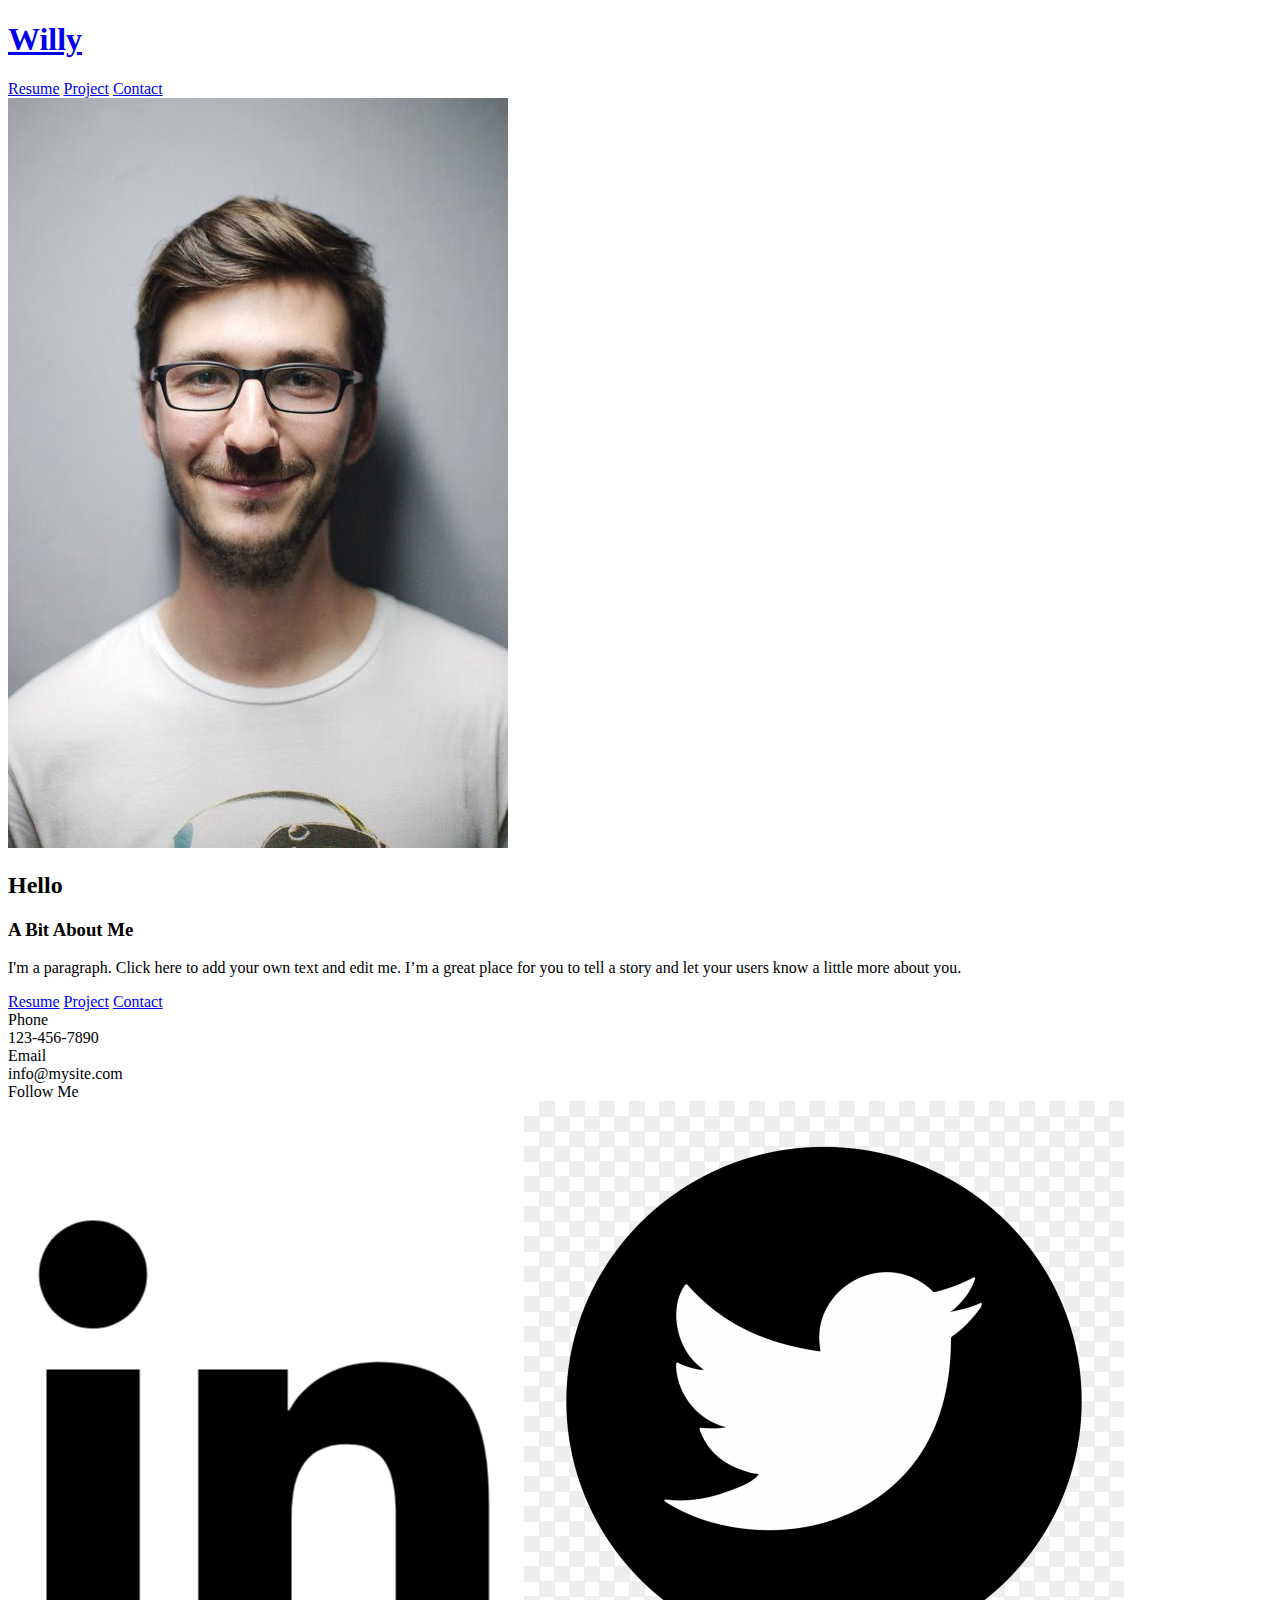
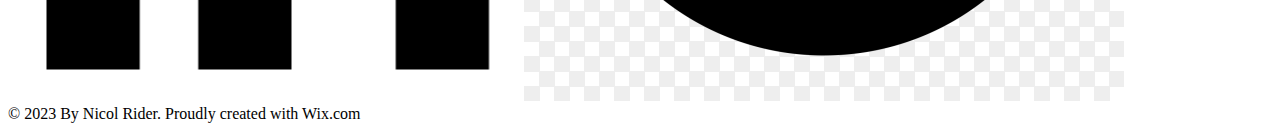
<file: 1_Resume/1_0/index.html>
<!DOCTYPE html>
<html lang="en">

<head>
  <meta charset="UTF-8">
  <meta http-equiv="X-UA-Compatible" content="IE=edge">
  <meta name="viewport" content="width=device-width, initial-scale=1.0">
  <title>Willy</title>
</head>

<body>
  <header>
    <a href="#">
      <h1>Willy</h1>
    </a>
    <nav>
      <a href="#">Resume</a>
      <a href="#">Project</a>
      <a href="#">Contact</a>
    </nav>
  </header>
  <div class="main">
    <img src="./assets/images/avatar.jpeg" alt="">
    <h2>Hello</h2>
    <h3>A Bit About Me</h3>
    <p>I'm a paragraph. Click here to add your own text and edit me. I’m a great place for you to tell a story and let
      your users know a little more about you.
    </p>
    <div>
      <a href="#">Resume</a>
      <a href="#">Project</a>
      <a href="#">Contact</a>
    </div>
  </div>
<div class="main">

</div>

  <footer>
    <div>
      <div>Phone</div>
      <div>123-456-7890</div>
    </div>
    <div>
      <div>Email</div>
      <div>info@mysite.com </div>
    </div>
    <div>
      <div>
        Follow Me</div>
      <div>
        <a href="#"><img src="./assets/images/linkedin.png" alt=""></a>
        <a href="#"><img src="./assets/images/twitter.png" alt=""></a>
      </div>
      <div>
        © 2023 By Nicol Rider.
        Proudly created with Wix.com
      </div>
    </div>
  </footer>
</body>

</html>
</file>
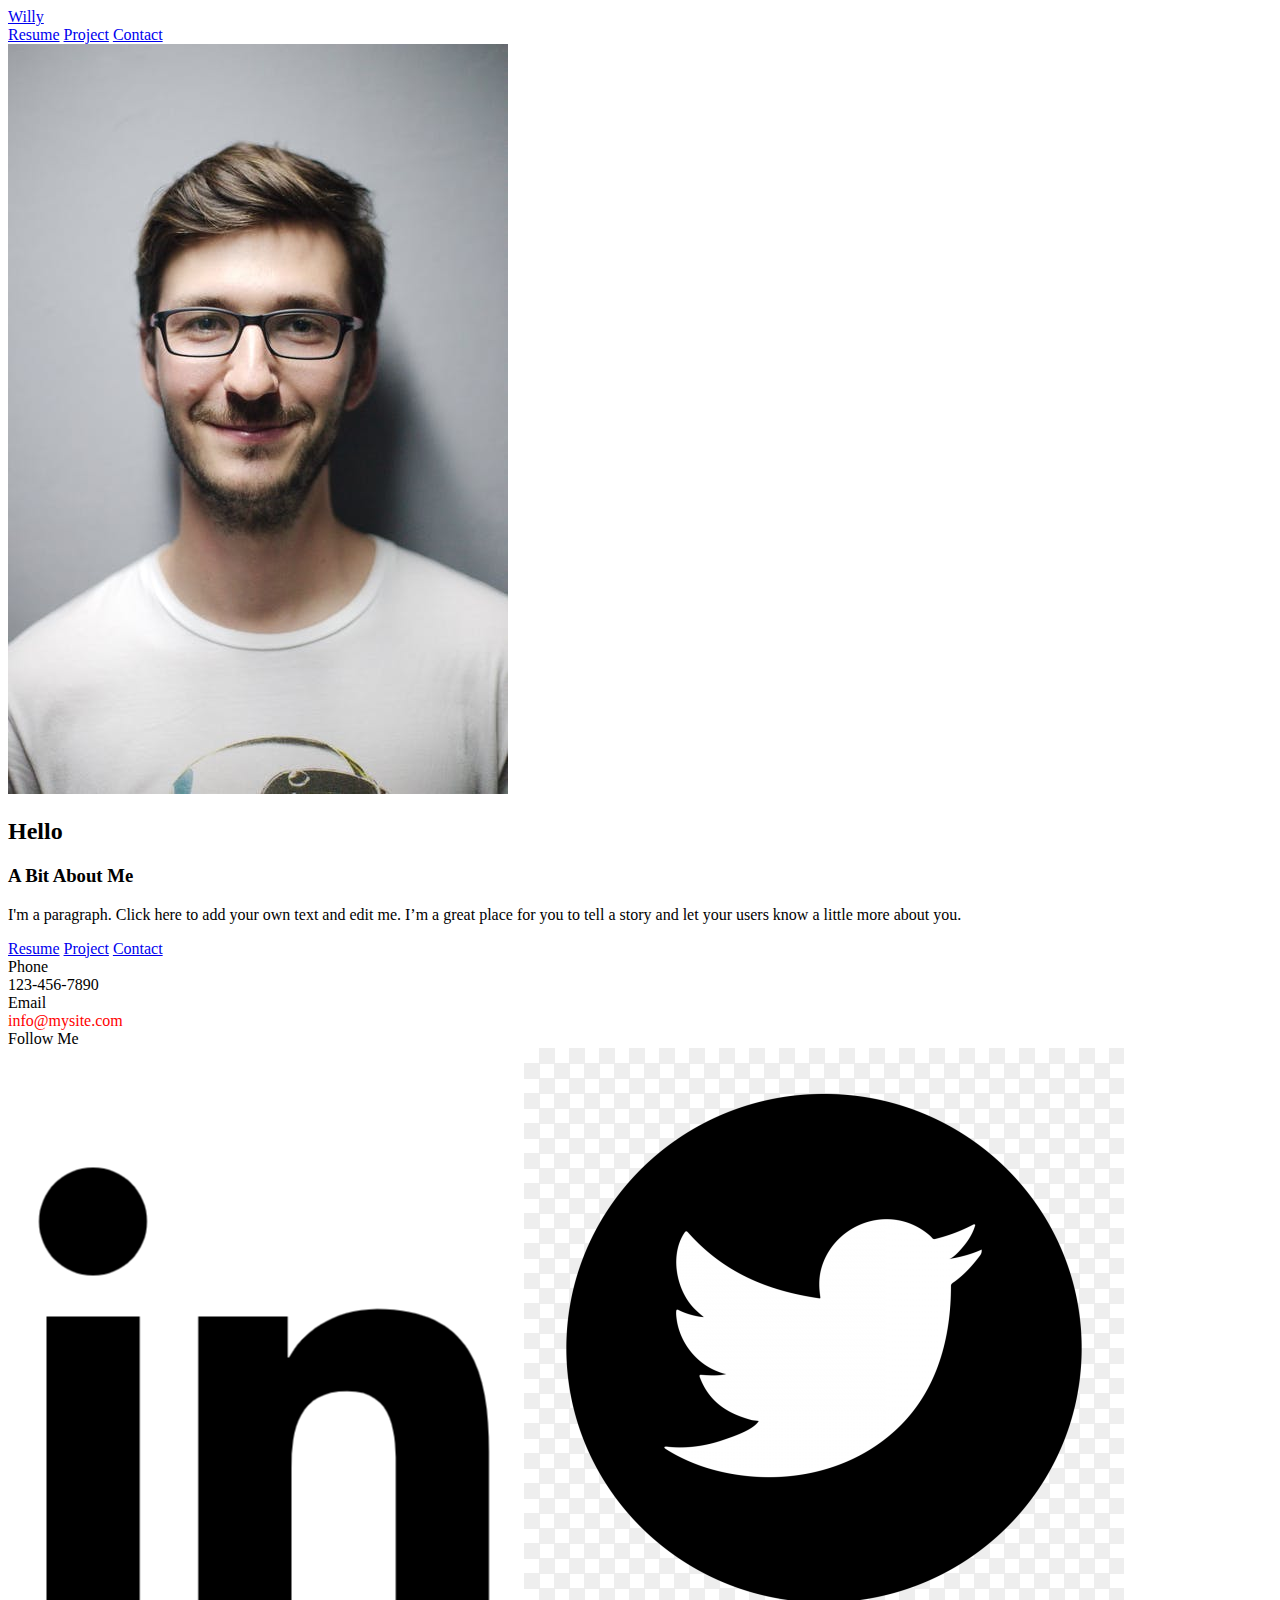
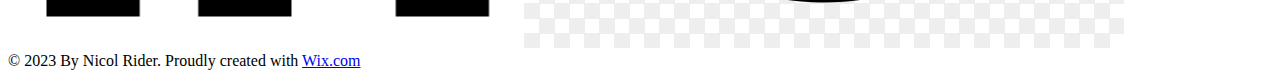
<file: class/1_Resume/1_1_HTML/index.html>
<!DOCTYPE html>
<html lang="en">

<head>
  <meta charset="UTF-8">
  <meta http-equiv="X-UA-Compatible" content="IE=edge">
  <meta name="viewport" content="width=device-width, initial-scale=1.0">
  <title>Willy</title>
</head>

<body>
  <header>
    <a href="https://google.com" target="_blank">
      <!-- HTML 是由很多tag組成 element -->
      <!-- element 上面有attribute -->
      <!-- href 是attribute name 特徵名稱 -->
      <!-- https://google.com 是attribute value 特徵值 -->
      <!-- attribute 名稱="值" -->
      <!-- <ryan 身高="190cm"></ryan>  -->
      <div>Willy</div>
    </a>
    <nav>
      <a href="#">Resume</a>
      <a href="#">Project</a>
      <a href="#">Contact</a>
    </nav>
  </header>
  <div class="main">
    <img src="./assets/images/avatar.jpeg" alt="我是圖片">
    <!-- ctrl + / 可以做出comment， src= 圖片網址(source) alt＝替代文字（alternative） -->
    <h2>Hello</h2><!-- 我是第二級標題 heading 2 -->
    <h3>A Bit About Me</h3><!-- 我是第三級標題 heading 3 -->
    <p>I'm a paragraph. Click here to add your own text and edit me. I’m a great place for you to tell a story and let
      your users know a little more about you.
    </p><!-- 我是文章內文 段落 paragraph -->
    <div>
      <a href="#">Resume</a> <!-- 我是超連結 hyperlink -->
      <a href="#">Project</a> <!-- href=去的網址 -->
      <a href="#" target="_blank">Contact</a> <!-- target=怎麼開？ _blank=開分頁 -->
    </div>
  </div>
  <footer>
    <div>
      <div>Phone</div>
      <div>123-456-7890</div>
    </div>
    <div>
      <div>Email</div>
      <div style="color: red;">info@mysite.com </div>
    </div>
    <div>
      Follow Me</div>
    <div>
      <a href="#"><img src="./assets/images/linkedin.png" alt=""></a>
      <a href="#"><img src="./assets/images/twitter.png" alt=""></a>
    </div>
    <div>
      © 2023 By Nicol Rider.
      Proudly created with <a href="#">Wix.com</a>
    </div>

  </footer>
</body>

</html>
</file>
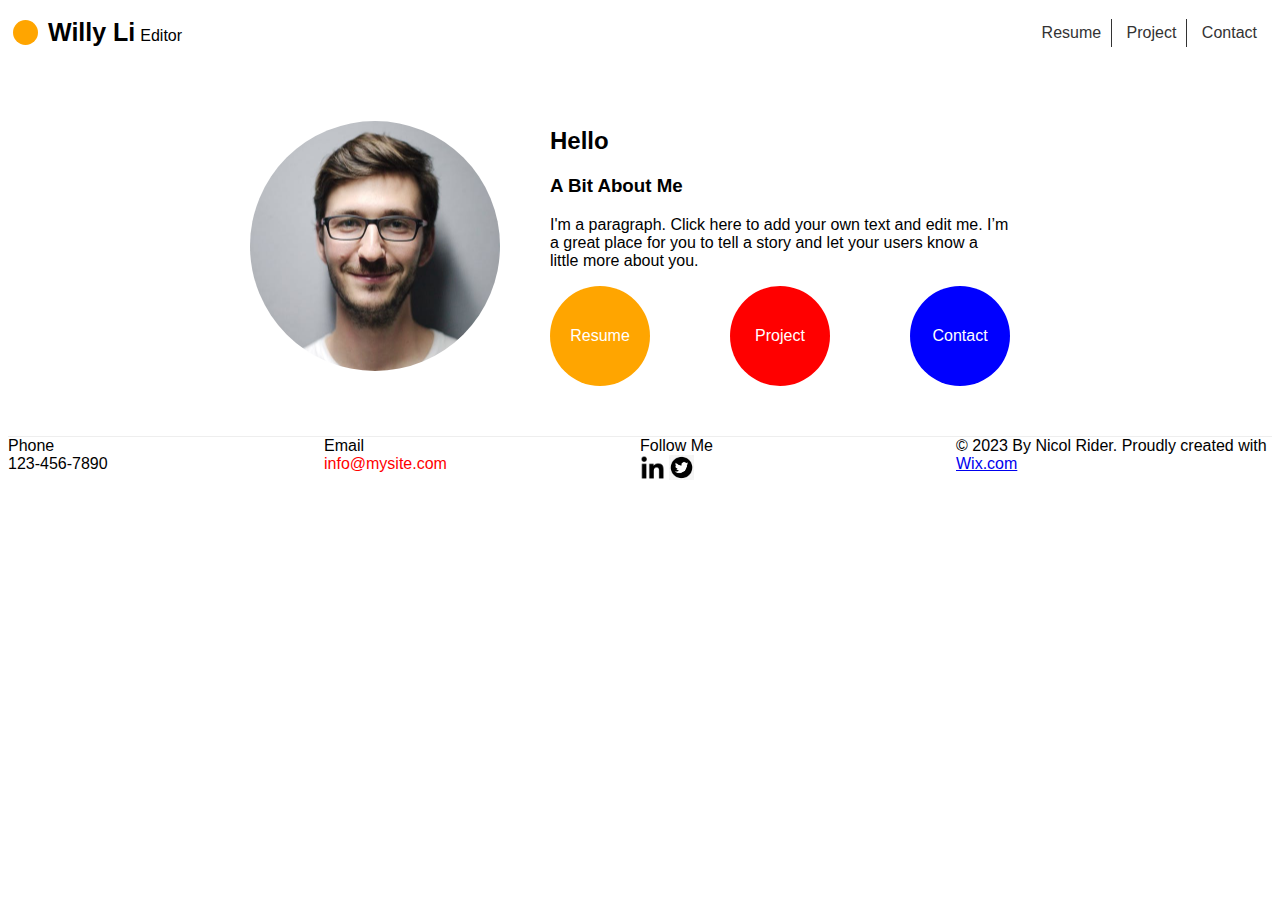
<file: class/1_Resume/1_3_flex/index.html>
<!DOCTYPE html>
<html lang="en">

<head>
    <meta charset="UTF-8">
    <meta http-equiv="X-UA-Compatible" content="IE=edge">
    <meta name="viewport" content="width=device-width, initial-scale=1.0">
    <title>Willy</title>
    <link rel="stylesheet" href="./style.css">

</head>

<body>
    <header class="header">
        <a href="https://google.com" target="_blank" class="header-link">
            <!-- HTML 是由很多tag組成 element -->
            <!-- element 上面有attribute -->
            <!-- href 是attribute name 特徵名稱 -->
            <!-- https://google.com 是attribute value 特徵值 -->
            <!-- attribute 名稱="值" -->
            <!-- <ryan 身高="190cm"></ryan>  -->
            <div class="header-circle"></div>
            <div class="header-title">
                <span class="header-name">Willy Li</span>
                <span class="header-job">Editor</span>
            </div>
        </a>
        <nav class="header-nav">
            <a href="#" class="header-navItem header-rightBorder">Resume</a>
            <a href="#" class="header-navItem header-rightBorder">Project</a>
            <a href="#" class="header-navItem">Contact</a>
        </nav>
    </header>
    <main class="main">
        <div class="main-imgWrap">
            <div class="main-img"></div>
        </div>
        <!-- ctrl + / 可以做出comment， src= 圖片網址(source) alt＝替代文字（alternative） -->
        <div class="main-content">
            <h2>Hello</h2>
            <!-- 我是第二級標題 heading 2 -->
            <h3>A Bit About Me</h3>
            <!-- 我是第三級標題 heading 3 -->
            <p>I'm a paragraph. Click here to add your own text and edit me. I’m a great place for you to tell a story
                and
                let your users know a little more about you.
            </p>
            <!-- 我是文章內文 段落 paragraph -->
            <div class="main-nav">
                <a href="#" class="main-navItem"><span>Resume</span></a>
                <!-- 我是超連結 hyperlink -->
                <a href="#" class="main-navItem"><span>Project</span></a>
                <!-- href=去的網址 -->
                <a href="#" class="main-navItem" target="_blank"><span>Contact</span></a>
                <!-- target=怎麼開？ _blank=開分頁 -->
            </div>
        </div>

    </main>
    <footer class="footer">
        <div class="footer-item">
            <div>Phone</div>
            <div>123-456-7890</div>
        </div>
        <div class="footer-item">
            <div>Email</div>
            <div style="color: red;">info@mysite.com </div>
        </div>
        <div class="footer-item">
            <div>
                Follow Me
            </div>
            <a href="#" class="footer-sns"><img src="./assets/images/linkedin.png" alt=""></a>
            <a href="#" class="footer-sns"><img src="./assets/images/twitter.png" alt=""></a>
        </div>
        <div class="footer-item">
            © 2023 By Nicol Rider. Proudly created with <a href="#">Wix.com</a>
        </div>

    </footer>
</body>

</html>
</file>
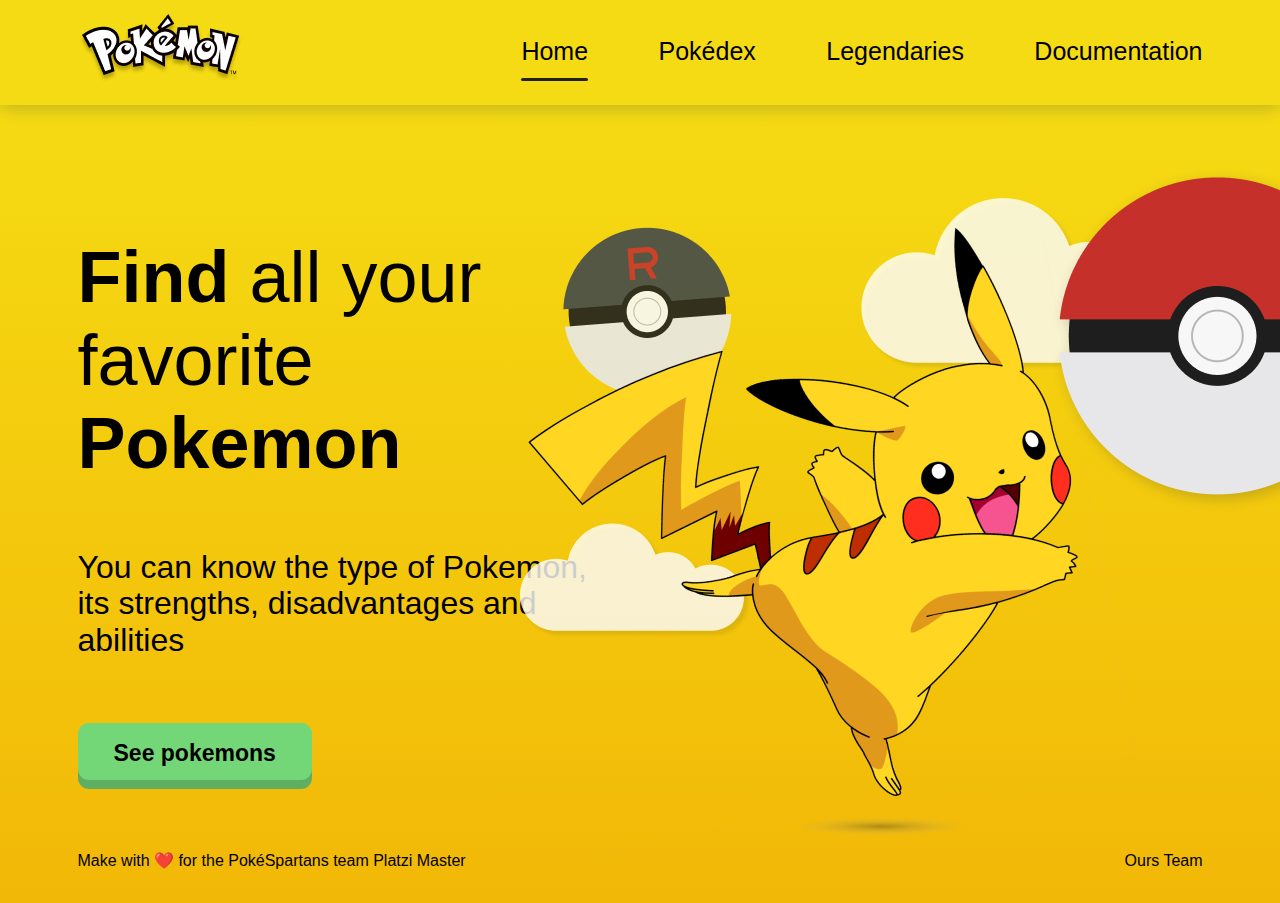
<file: class/2_practice_template/2_2_pokemon/index.html>
<!DOCTYPE html>
<html lang="en">

<head>
  <meta charset="UTF-8">
  <meta http-equiv="X-UA-Compatible" content="IE=edge">
  <meta name="viewport" content="width=device-width, initial-scale=1.0">
  <title>Document</title>
  <link rel="stylesheet" href="./css/index.css">
  <link rel="stylesheet" href="./css/normalize.css">
</head>

<body>
  <header class="header">
    <div class="wrapper">
      <div class="header-logo"><img src="./images/logo.png" alt=""></div>
      <nav class="header-nav nav">
        <a href="#" class="nav-item nav-item--active">Home</a>
        <a href="#" class="nav-item">Pokédex</a>
        <a href="#" class="nav-item">Legendaries</a>
        <a href="#" class="nav-item">Documentation</a>
      </nav>
    </div>
  </header>
  <main>
    <div class="hero">
      <div class="hero-cover">
        <div class="wrapper">
          <div class="hero-coverText">
            <div class="hero-main">
              <strong>Find</strong>
              all your favorite
              <strong>Pokemon</strong>
            </div>
            <div class="hero-sub">
              You can know the type of Pokemon, its strengths, disadvantages and abilities
            </div>
            <div class="hero-btn">
              <button>See pokemons</button>
            </div>
          </div>
          <div class="hero-image">
            <img src="./images/hero.png" alt="">
          </div>
        </div>
      </div>
      <div class="hero-footer footer">
        <div class="wrapper">
          <div class="footer-left">Make with ❤️ for the PokéSpartans team Platzi Master</div>
          <div class="footer-right">Ours Team</div>
        </div>
      </div>
    </div>
  </main>
</body>

</html>
</file>
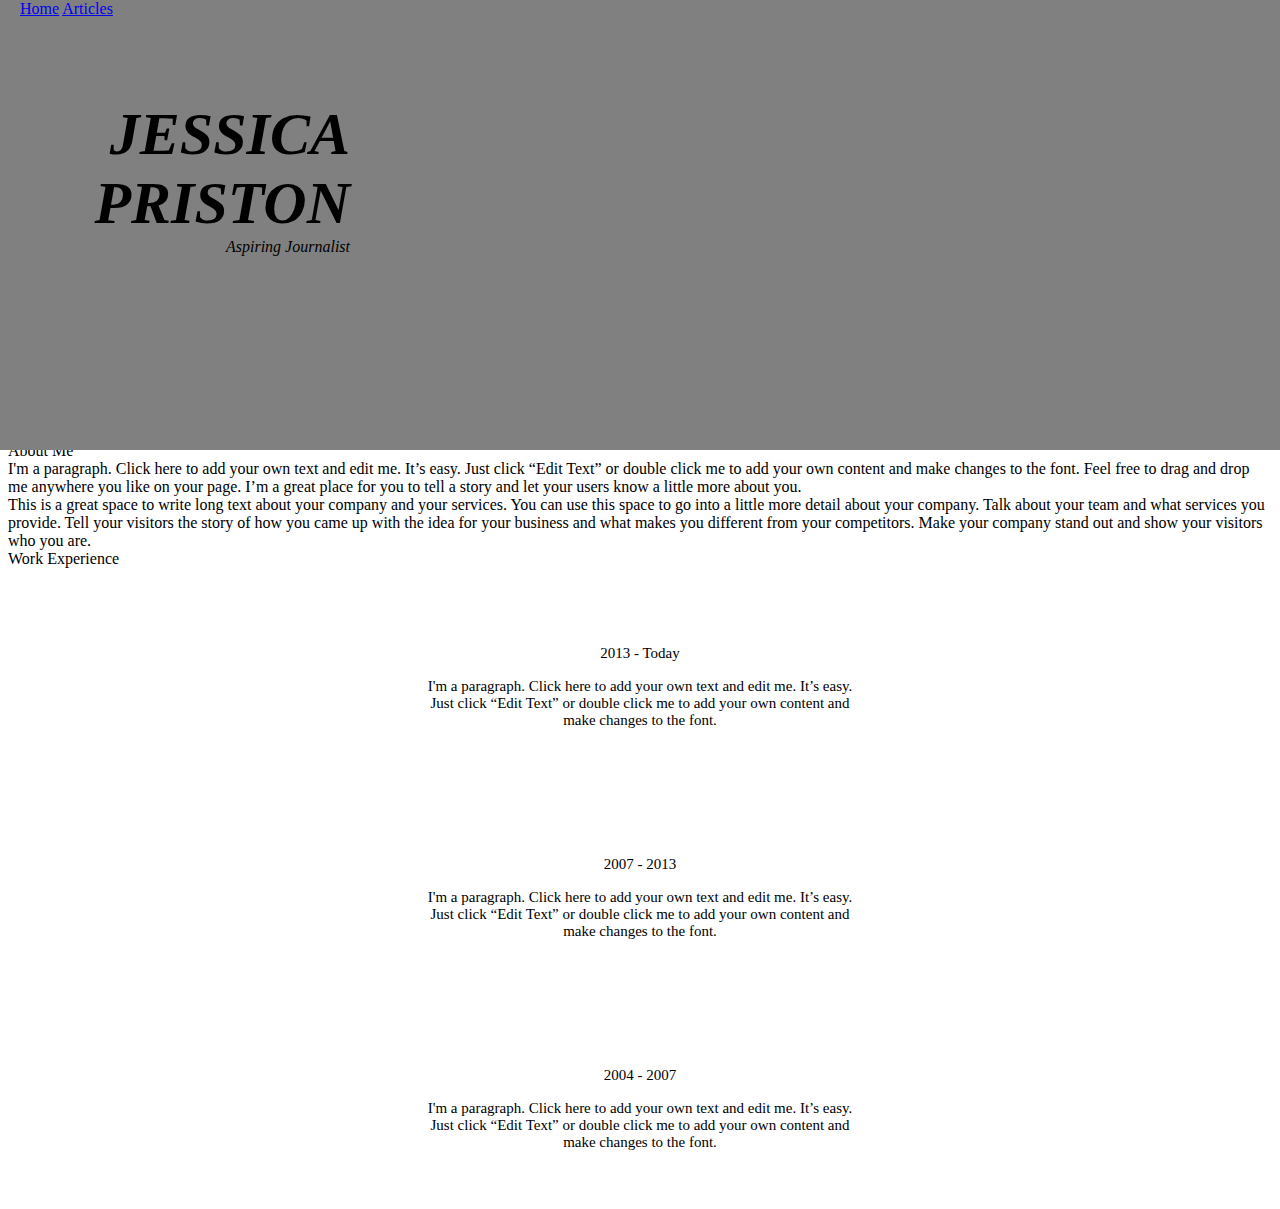
<file: hw3.html>
<!DOCTYPE html>
<html lang="en">

<head>
  <meta charset="UTF-8">
  <meta http-equiv="X-UA-Compatible" content="IE=edge">
  <meta name="viewport" content="width=device-width, initial-scale=1.0">
  <title>Document</title>
  <link rel="stylesheet" href="hw3.css">
</head>

<body>
  <header class="header">
    <div class="header-photo"></div>
    <div class="header-nav nav">
      <a href="#" class="nav-home">Home</a>
      <a href="#" class="nav-articles">Articles</a>
    </div>
    <div class="header-title">
      <div class="header-mainTitle">JESSICA<br>PRISTON</div>
      <div class="header-subTitle">Aspiring Journalist</div>
    </div>
  </header>
  <main>
    <div class="aboutMe">
      <div class="aboutMe-title">
        About Me</div>
      <div class="aboutMe-word1">
        I'm a paragraph. Click here to add your own text and edit me. It’s easy. Just click “Edit Text” or double click
        me to add your own content and make changes to the font. Feel free to drag and drop me anywhere you like on your
        page. I’m a great place for you to tell a story and let your users know a little more about you.</div>

      <div class="aboutMe-word2">
        This is a great space to write long text about your company and your services. You can use this space to go into
        a little more detail about your company. Talk about your team and what services you provide. Tell your visitors
        the story of how you came up with the idea for your business and what makes you different from your competitors.
        Make your company stand out and show your visitors who you are.
        <div class="aboutMe-line"></div>
      </div>
    </div>
    <div class="work">
      <div class="work-title">
        Work Experience</div>
      <div class="work-time1">
        2013 - Today</div>
      <div class="work-word1">
        I'm a paragraph. Click here to add your own text and edit me. It’s easy. Just click “Edit Text” or double click
        me to add your own content and make changes to the font.</div>

      <div class="work-time2">
        2007 - 2013</div>
      <div class="work-word2">
        I'm a paragraph. Click here to add your own text and edit me. It’s easy. Just click “Edit Text” or double click
        me to add your own content and make changes to the font.</div>

      <div class="work-time3">
        2004 - 2007</div>
      <div class="work-word3">
        I'm a paragraph. Click here to add your own text and edit me. It’s easy. Just click “Edit Text” or double click
        me to add your own content and make changes to the font.</div>
    </div>
  </main>
</body>

</html>
</file>
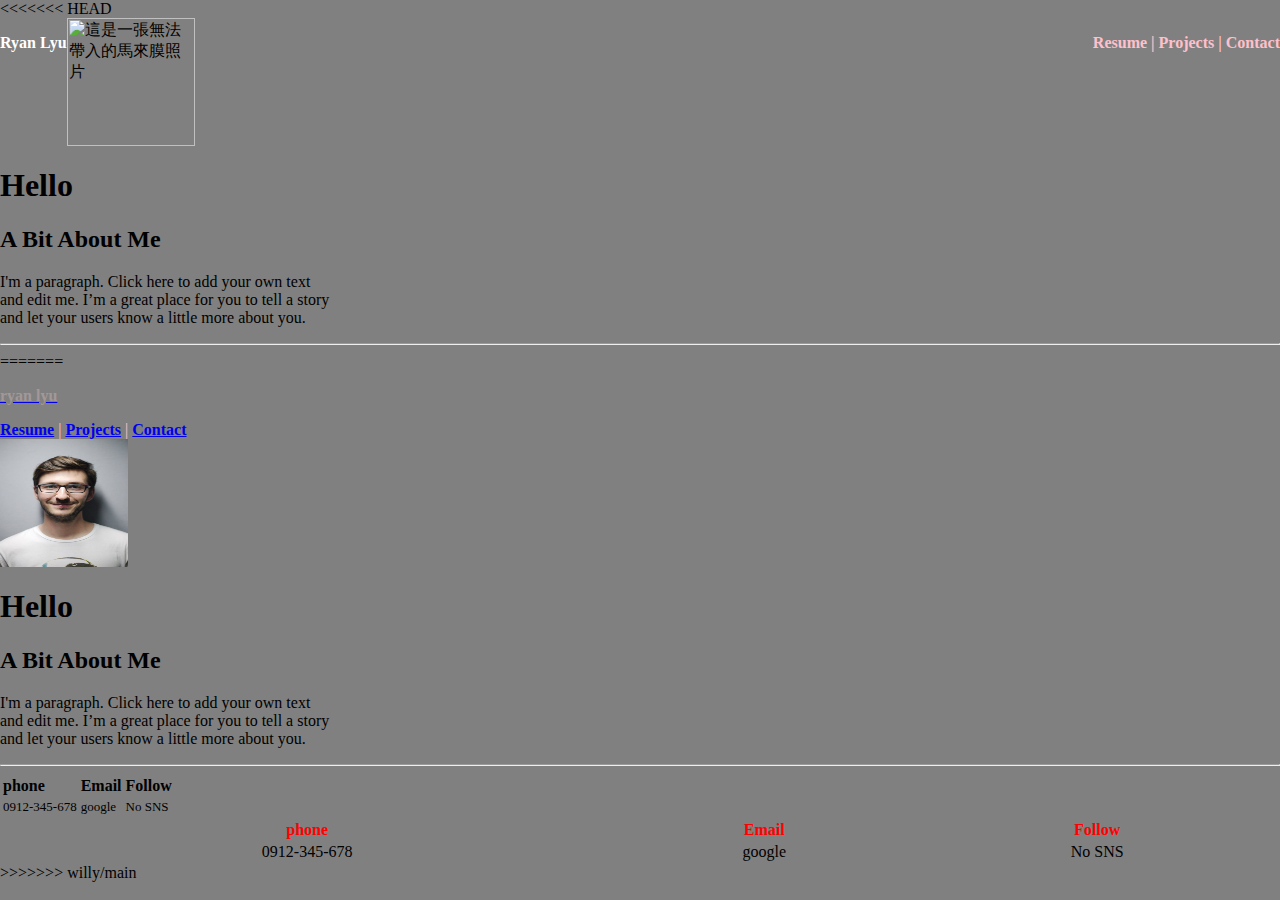
<file: hw/1_1/homework1-1.html>
<<<<<<< HEAD
<!DOCTYPE html>
<html lang="en">
<head>
    <meta charset="UTF-8">
    <meta http-equiv="X-UA-Compatible" content="IE=edge">
    <meta name="viewport" content="width=device-width, initial-scale=1.0">
    <title>home work1-1</title>
</head>
<body>
    <header>
        <meta charset="UTF-8">
        <meta http-equiv="X-UA-Compatible" content="IE=edge">
        <meta name="viewport" content="width=device-width, initial-scale=1.0">
        <title>This is Homework 1-1</title>
      <!--這是網頁名稱-->
      </header>
      
      <body style="background:gray">
      <!--我把身體換成灰色-->
      <header>
      <a href="#" target="_blank">
      <!--href是超連結 target是開啟方式-->
      <div class="name" style="float:left;"> 
      <!--這個框架的內容物靠左邊 類別為name-->
      <p style="color:white" title="呂承恩">
      <strong>Ryan Lyu</strong></p>
      <!--這裡是左上角的名稱內容 游標上移會顯示中文名稱 字體為加粗白色-->
      </div>
      </a>
      
      <div class="menu" style="float:right;">
      <!--這個框架的內容物靠右邊 類別為menu-->
      <p style="color:pink" title="關於我">
      <strong>Resume | Projects | Contact</strong>
      <!--這裡是左上角的名稱內容 游標上移會顯示中文名稱 字體為加粗粉色-->
      </p>
      </div>
      </header>
      <div>
      <img scr="#" alt="這是一張無法帶入的馬來膜照片" style="width:128px;height:128px;">
      </div>
      <!--如何放入圖片-->
      
      <div class"word">
      <h1>Hello</h1>
      
      <h2>A Bit About Me</h2>
      
      <p>I'm a paragraph. Click here to add your own text 
      <br>and edit me. I’m a great place for you to tell a story 
      <br>and let your users know a little more about you.</p>
      </div>
      <!--該頁標題與內文-->
      
      <hr>
      <!--我是分隔線-->
      
      <footer>
      
      <table>
        <tr>
          <th><font style="float:left;" size="3pt">phone</th>
          <th><font style="float:left;" size="3pt">Email</th>
          <th><font style="float:left;" size="3pt">Follow</th>
        </tr>
        <tr>
          <td><font style="float:left;" size="2pt">0912-345-678</td>
          <td><font style="float:left;" size="2pt">google</td>
          <td><font style="float:left;" size="2pt">No SNS</td>
        </tr>
      <!--tr是列 td是欄-->
      </footer>
</body>
=======
<!DOCTYPE html>
<html lang="en">

<head>
    <meta charset="UTF-8">
    <meta http-equiv="X-UA-Compatible" content="IE=edge">
    <meta name="viewport" content="width=device-width, initial-scale=1.0">
    <title>home work1-1</title>
    <style>
        body {
            margin: 0;
        }
    </style>
</head>

<body style="background:gray">
    <!--我把身體換成灰色-->
    <header>
        <a href="#" target="_blank">
            <!--href是超連結 target是開啟方式-->
            <div class="name">
                <!--這個框架的內容物靠左邊 類別為name-->
                <!-- 1. p 包在 a 裏面，不太對。 -->
                <p style="color:rgb(163, 152, 152)" title="呂承恩">
                    <!-- 2. 可以考慮用 h1 -->
                    <strong>ryan lyu</strong>
                </p>
                <!--這裡是左上角的名稱內容 游標上移會顯示中文名稱 字體為加粗白色-->
            </div>
        </a>
        <div class="menu">
            <!--這個框架的內容物靠右邊 類別為menu-->
            <div style="color:pink" title="關於我">
                <a href="#"><strong>Resume</strong></a> |
                <a href="#"><strong>Projects</strong></a> |
                <a href="#"><strong>Contact</strong></a>
                <!-- <strong>Resume | Projects | Contact</strong> -->
                <!--這裡是左上角的名稱內容 游標上移會顯示中文名稱 字體為加粗粉色-->
            </div>
        </div>
    </header>
    <div>
        <img src="./images/avatar.jpeg" alt="這是一張無法帶入的馬來膜照片" style="width:128px;height:128px;">
    </div>
    <!--如何放入圖片-->

    <div class "word">
        <h1>Hello</h1>

        <h2>A Bit About Me</h2>

        <p>I'm a paragraph. Click here to add your own text
            <br>and edit me. I’m a great place for you to tell a story
            <br>and let your users know a little more about you.
        </p>
    </div>
    <!--該頁標題與內文-->
    <hr>
    <!--我是分隔線-->

    <footer>

        <table style="width:100%;">
            <thead>
                <tr>
                    <th style="color:red;">
                        phone
                    </th>
                    <th style="color:red;">
                        Email
                    </th>
                    <th style="color:red;">
                        Follow
                    </th>
                </tr>
            </thead>
            <tbody>
                <tr>
                    <td style="text-align: center;">
                        0912-345-678
                    </td>
                    <td style="text-align: center;">
                        google
                    </td>
                    <td style="text-align: center;">
                        No SNS
                    </td>
                </tr>
            </tbody>
            <!--tr是列 td是欄-->
        </table>
    </footer>
</body>

>>>>>>> willy/main
</html>
</file>
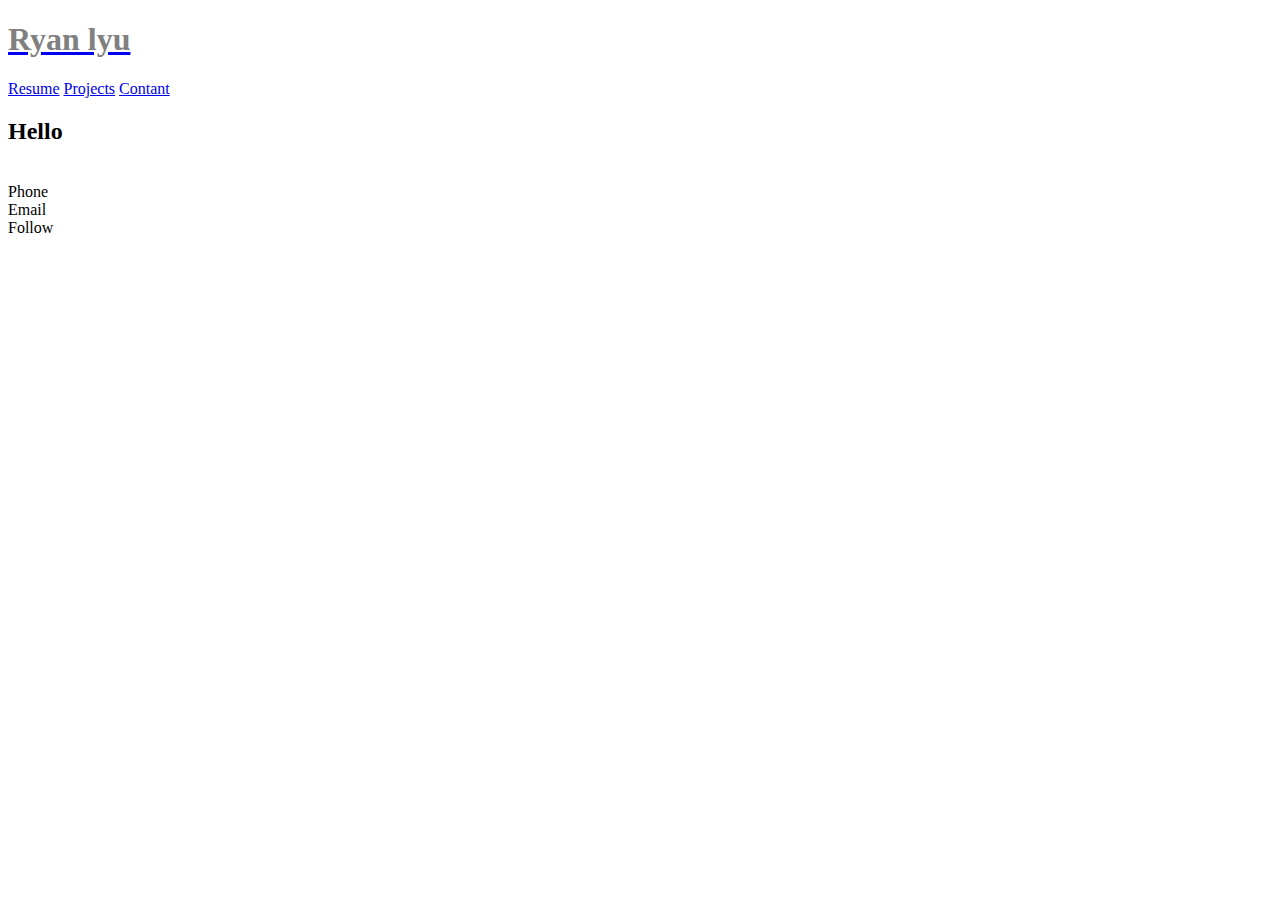
<file: hw/1_1/hw.html>
<!DOCTYPE html>
 <html lang="en">
 <head>
     <meta charset="UTF-8">
     <meta http-equiv="X-UA-Compatible" content="IE=edge">
     <meta name="viewport" content="width=device-width, initial-scale=1.0">
     <title>ryan</title>
     <!--網頁名稱-->
 </head>
 <body>
     <header>
<a href="#" target="blank">
    <!--下面文字超連結-->
    <h1 style="color: gray;"> Ryan lyu </h1>
    <!--一標文字與樣式-->
    </a>
<div class="menu">
<a href="#">Resume</a>
<a href="#">Projects</a>
<a href="#">Contant</a>
<!--文字與超連結-->
</div>
<h2>Hello</h2>
<!--內文-->

<img scc="">
<!--圖片與連結-->

<footer>
<div>Phone</div>
<div>Email</div>
<div>Follow</div>
</footer>


    
    
     </header>

    </body>
 </html>
</file>
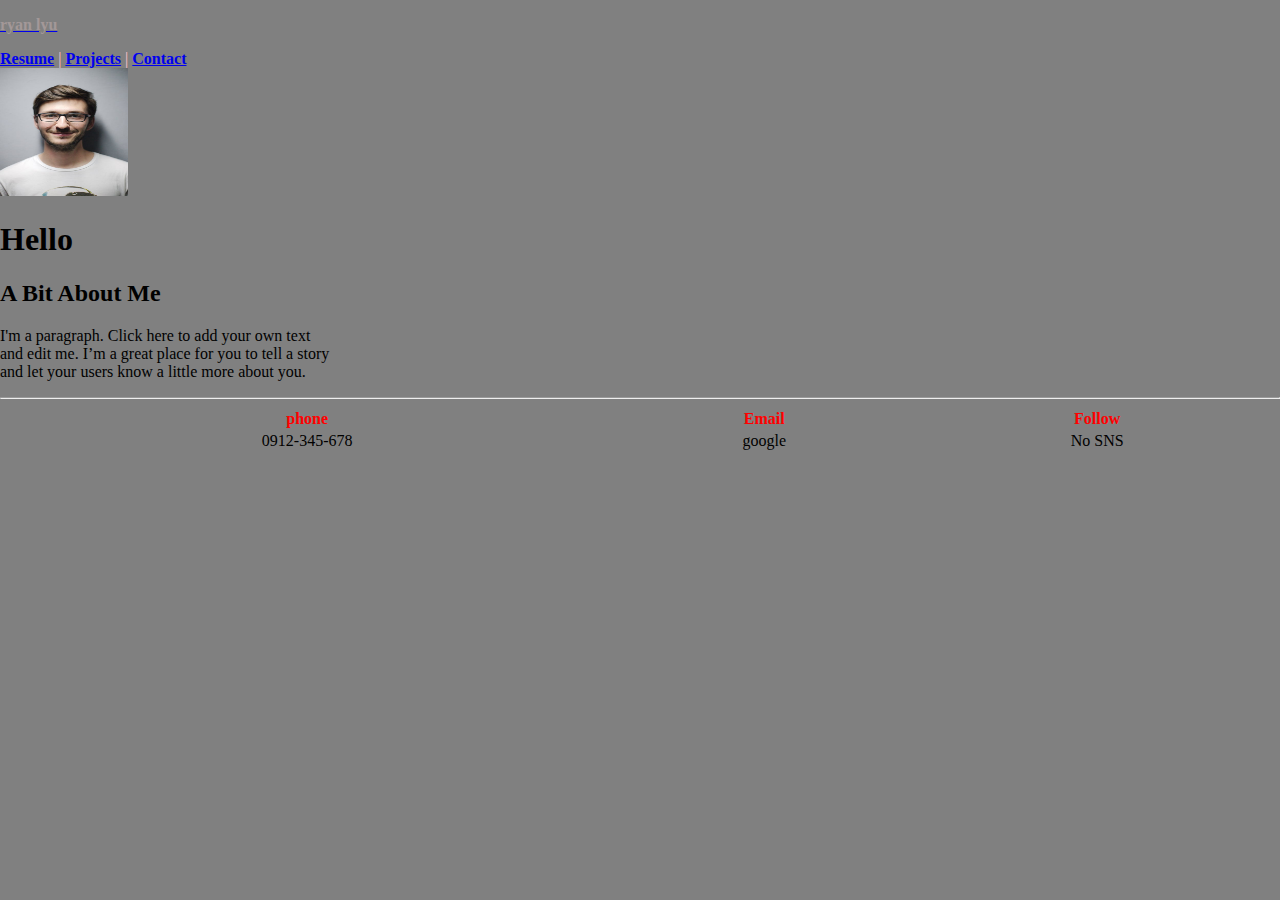
<file: hw/1_2/homework1-1.html>
<!DOCTYPE html>
<html lang="en">

<head>
    <meta charset="UTF-8">
    <meta http-equiv="X-UA-Compatible" content="IE=edge">
    <meta name="viewport" content="width=device-width, initial-scale=1.0">
    <title>home work1-1</title>
    <style>
        body {
            margin: 0;
        }
    </style>
</head>

<body style="background:gray">
    <!--我把身體換成灰色-->
    <header>
        <a href="#" target="_blank">
            <!--href是超連結 target是開啟方式-->
            <div class="name">
                <!--這個框架的內容物靠左邊 類別為name-->
                <!-- 1. p 包在 a 裏面，不太對。 -->
                <p style="color:rgb(163, 152, 152)" title="呂承恩">
                    <!-- 2. 可以考慮用 h1 -->
                    <strong>ryan lyu</strong>
                </p>
                <!--這裡是左上角的名稱內容 游標上移會顯示中文名稱 字體為加粗白色-->
            </div>
        </a>
        <div class="menu">
            <!--這個框架的內容物靠右邊 類別為menu-->
            <div style="color:pink" title="關於我">
                <a href="#"><strong>Resume</strong></a> |
                <a href="#"><strong>Projects</strong></a> |
                <a href="#"><strong>Contact</strong></a>
                <!-- <strong>Resume | Projects | Contact</strong> -->
                <!--這裡是左上角的名稱內容 游標上移會顯示中文名稱 字體為加粗粉色-->
            </div>
        </div>
    </header>
    <div>
        <img src="./images/avatar.jpeg" alt="這是一張無法帶入的馬來膜照片" style="width:128px;height:128px;">
    </div>
    <!--如何放入圖片-->

    <div class "word">
        <h1>Hello</h1>

        <h2>A Bit About Me</h2>

        <p>I'm a paragraph. Click here to add your own text
            <br>and edit me. I’m a great place for you to tell a story
            <br>and let your users know a little more about you.
        </p>
    </div>
    <!--該頁標題與內文-->
    <hr>
    <!--我是分隔線-->

    <footer>

        <table style="width:100%;">
            <thead>
                <tr>
                    <th style="color:red;">
                        phone
                    </th>
                    <th style="color:red;">
                        Email
                    </th>
                    <th style="color:red;">
                        Follow
                    </th>
                </tr>
            </thead>
            <tbody>
                <tr>
                    <td style="text-align: center;">
                        0912-345-678
                    </td>
                    <td style="text-align: center;">
                        google
                    </td>
                    <td style="text-align: center;">
                        No SNS
                    </td>
                </tr>
            </tbody>
            <!--tr是列 td是欄-->
        </table>
    </footer>
</body>

</html>
</file>
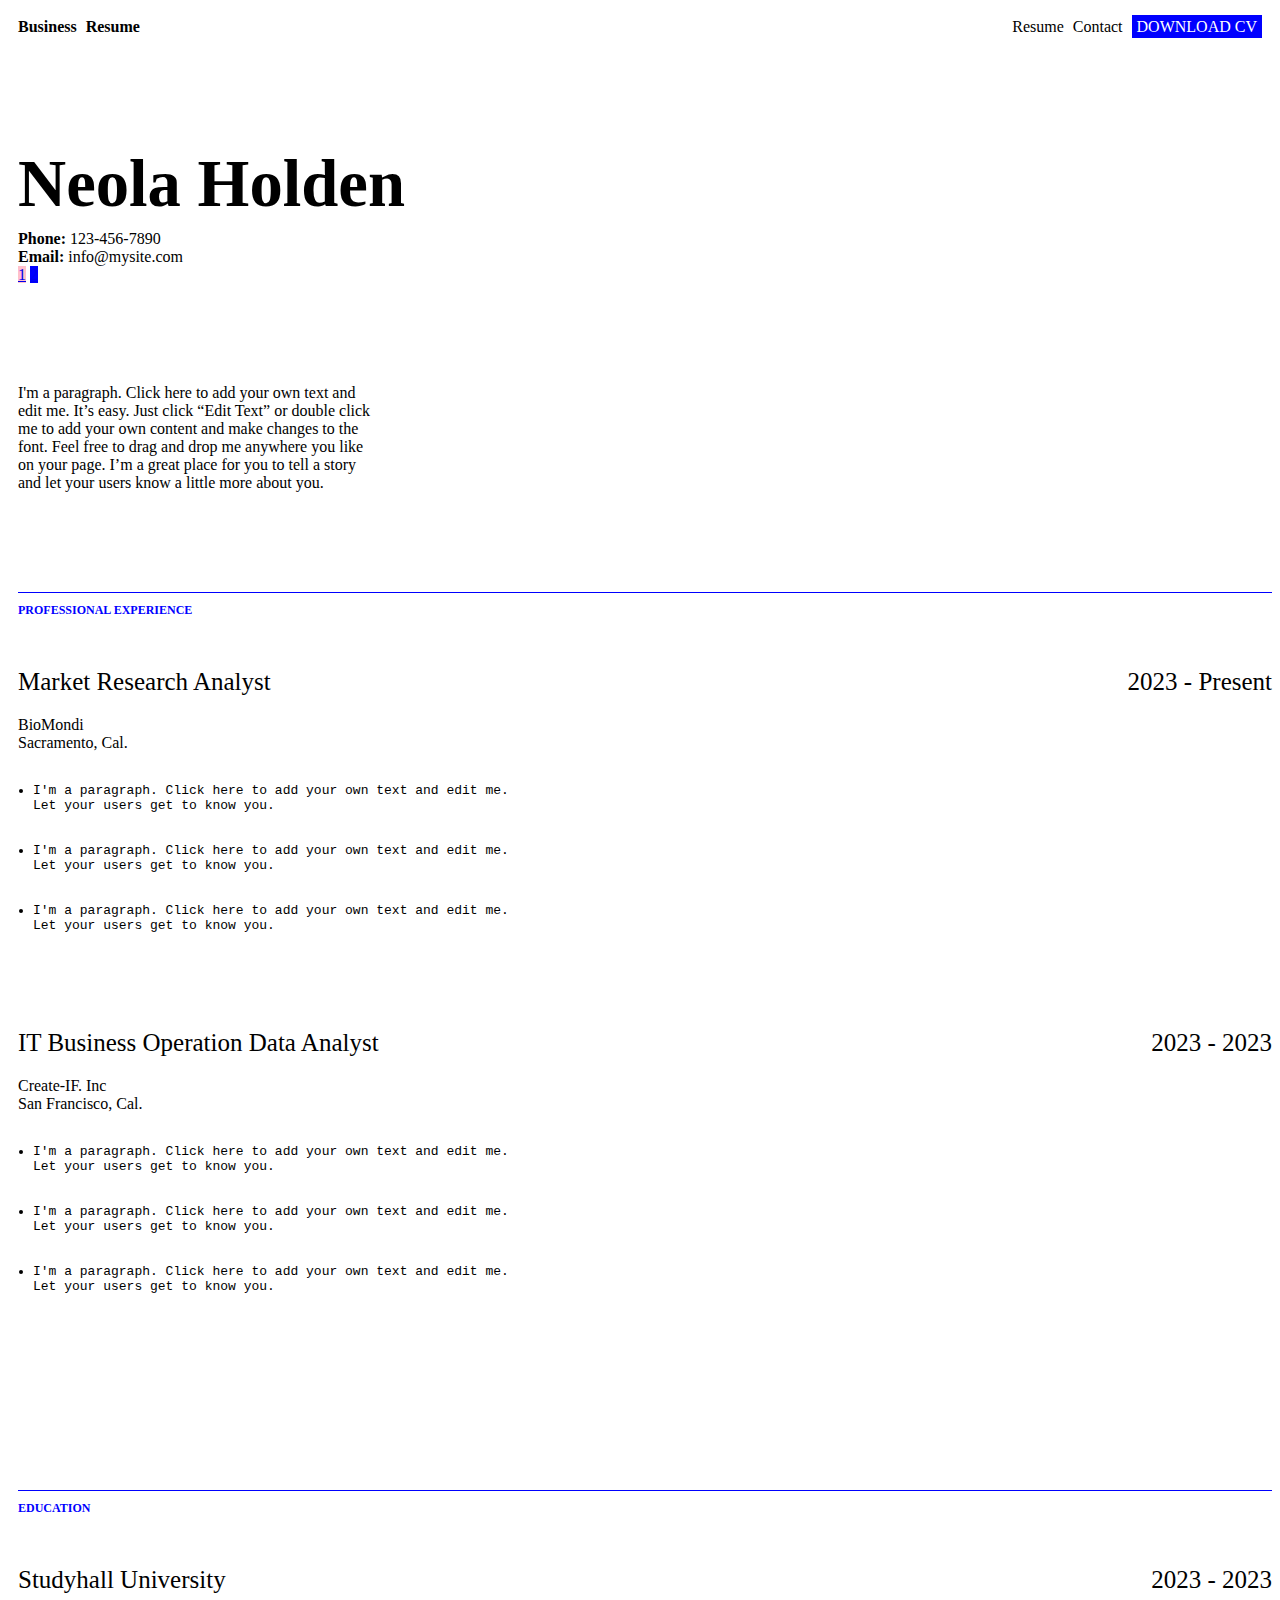
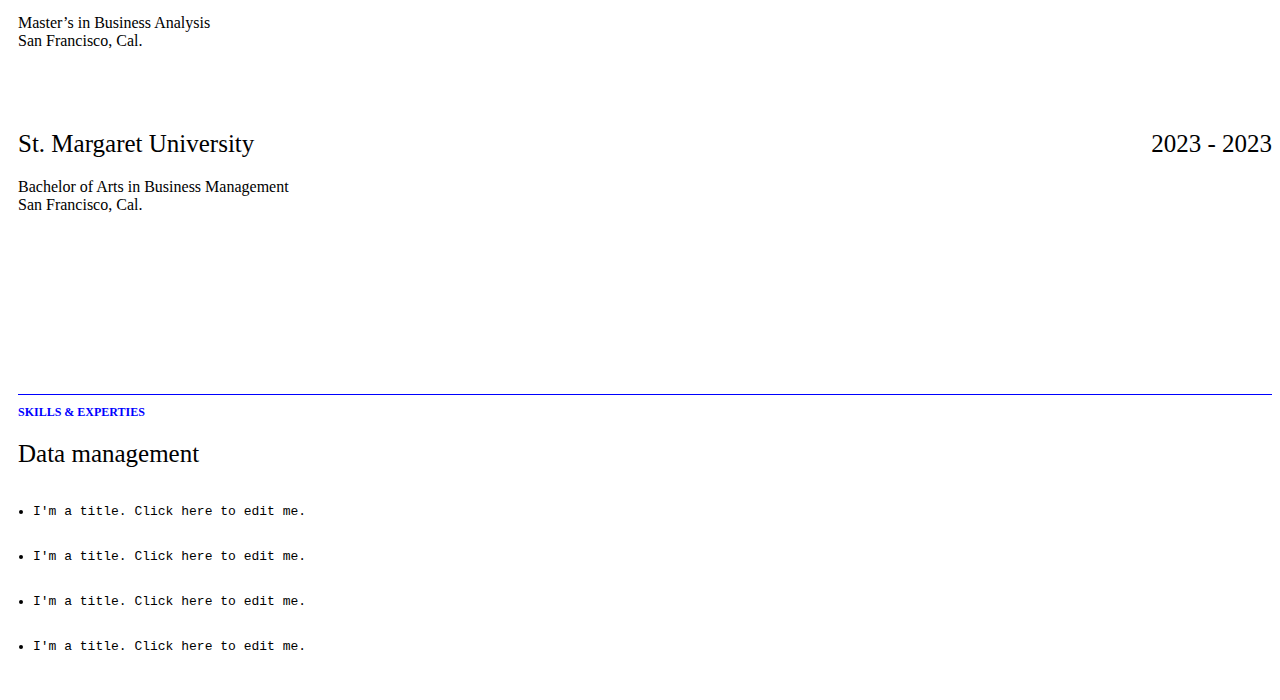
<file: hw/1_1/first test/hw2.html>
<!DOCTYPE html>
<html lang="en">
<head>
    <meta charset="UTF-8">
    <meta http-equiv="X-UA-Compatible" content="IE=edge">
    <meta name="viewport" content="width=device-width, initial-scale=1.0">
    <title>homework2</title>
    <link rel="stylesheet" href="./hw2.css">
</head>
<body>
    
    <header class="header">


        <div class="header-left">
        <a href="#" class="name">Business</a>
        <a href="#" class="job">Resume</a>
        </div>
        
        <div class="header-right">
        <div class="nav">
        <a href="#" class="header-nav-1">Resume</a>
        <a href="#" class="header-nav-2">Contact</a>
        <a href="#" class="header-nav-buttom">DOWNLOAD CV</a>
        </div></header>
        
        
        
        <main class="main-name">
        <div class="main-h1">Neola Holden</div>
        <div class="main-phone"><b>Phone:</b> 123-456-7890</div>
        <div class="main-email"><b>Email:</b> info@mysite.com</div>
        <a href="#" class="main-sns-ig">1</a>
        <a href="#" class="main-sns-tw">2</a>
        </main>
        
        
        <main class="main-word">
        I'm a paragraph. Click here to add your own text and <br>edit me. It’s easy. Just click “Edit Text” or double click <br>me to add your own content and make changes to the <br>font. Feel free to drag and drop me anywhere you like <br>on your page. I’m a great place for you to tell a story<br> and let your users know a little more about you.
        </main>
        
        <main class="title-1">
        PROFESSIONAL EXPERIENCE
        </main>
        
        <main class="main-nav-1">
        <main class="main-nav-1-left">
        Market Research Analyst
        </main>
        <main class="main-nav-1-right">
        2023 - Present
        </main>
        </main>
        
        <main class="main-1-little">
        <div>BioMondi
        <br>Sacramento, Cal.</div>
        </main>
        
        <ul class="main-1-list">
        <pre>
        <li>I'm a paragraph. Click here to add your own text and edit me.<br>Let your users get to know you.</li>
        <li>I'm a paragraph. Click here to add your own text and edit me.<br>Let your users get to know you.</li>
        <li>I'm a paragraph. Click here to add your own text and edit me.<br>Let your users get to know you.</li>
        </ul>
        
        <main class="main-nav-2">
        <main class="main-nav-2-left">
        IT Business Operation Data Analyst
        </main>
        <main class="main-nav-2-right">
        2023 - 2023
        </main>
        </main>
        
        <main class="main-2-little">
        <div>Create-IF. Inc
        <br>San Francisco, Cal.</div>
        </main>
        
        <ul class="main-2-list">
        <pre>
        <li>I'm a paragraph. Click here to add your own text and edit me.<br>Let your users get to know you.</li>
        <li>I'm a paragraph. Click here to add your own text and edit me.<br>Let your users get to know you.</li>
        <li>I'm a paragraph. Click here to add your own text and edit me.<br>Let your users get to know you.</li>
        </ul>
        
        <main class="main-1-end"></main>
        
        <main class="title-2">
        EDUCATION
        </main>
        
        <main class="main-nav-2-1">
        <main class="main-nav-2-1-left">
        Studyhall University
        </main>
        <main class="main-nav-2-1-right">
        2023 - 2023
        </main>
        </main>
        
        <main class="main-2-1-little">
        <div>Master’s in Business Analysis
        <br>San Francisco, Cal.</div>
        </main>
        
        <main class="main-nav-2-2">
        <main class="main-nav-2-2-left">
        St. Margaret University
        </main>
        <main class="main-nav-2-2-right">
        2023 - 2023
        </main>
        </main>
        
        <main class="main-2-2-little">
        <div>Bachelor of Arts in Business Management
        <br>San Francisco, Cal.</div>
        </main>
        
          <main class="main-2-end"></main>
          
          <main class="title-3">
        SKILLS & EXPERTIES
        </main>
        
        <main class="main-nav-3">
        Data management
        </main>
        </main>
        
        <ul class="main-3-list">
          <pre>
        <li>I'm a title. ​Click here to edit me.</li>
        <li>I'm a title. ​Click here to edit me.</li>
        <li>I'm a title. ​Click here to edit me.</li>
        <li>I'm a title. ​Click here to edit me.</li>
        </ul>

</body>
</html>
</file>
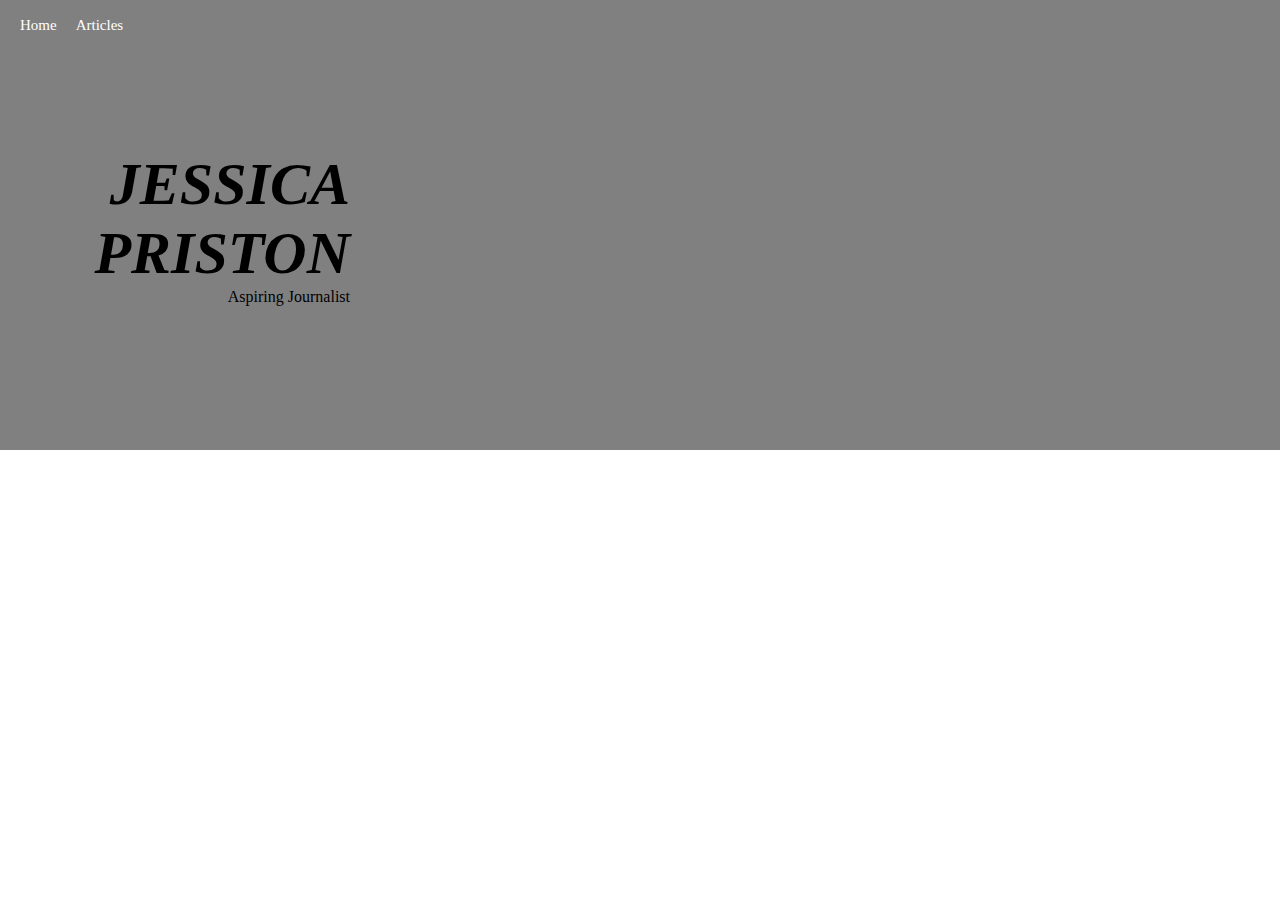
<file: hw/1_1/first test/hw3.html>
<!DOCTYPE html>
<html lang="en">

<head>
    <meta charset="UTF-8">
    <meta http-equiv="X-UA-Compatible" content="IE=edge">
    <meta name="viewport" content="width=device-width, initial-scale=1.0">
    <title>hw3</title>
    <link rel="stylesheet" href="./hw3.css">
  </head>

<body>
    <header class="header">
        <div class="header-photo"></div>
        <div class="header-nav">
            <a href="#" class="nav-Home">Home</a>
            <a href="#" class="nav-Articles">Articles</a>
        </div>
        <div class="header-title">
            JESSICA<br>PRISTON</div>
        <div class="header-subtitle">
            Aspiring Journalist</div>
        </div>

    </header>

</body>

</html>
</file>
<file: class/1_Resume/1_3_flex/style.css>
body {
  font-family: Arial, Helvetica, sans-serif;
}
.header {
  padding: 10px 5px;
  display: flex;
  justify-content: space-between;
  align-items: center;
}

.header-link {
  text-decoration: none;
  display: flex;
  align-items: center;
}

.header-circle {
  width: 25px;
  height: 25px;
  background-color: orange;
  border-radius: 50%;
  flex-shrink: 0;
}

.header-title{
  display: flex;
  align-items: baseline;
}
.header-name {
  color: #000;
  font-weight: bold;
  font-size: 25px;
  margin-left: 10px;
}

.header-job {
  color: #000;
  margin-left: 5px;
}
.header-navItem {
  padding: 5px 10px;
  text-decoration: none;
  color: #333;
  display: inline-block;
}
.header-rightBorder {
  border-right: 1px solid #333;
}
.main {
  display: flex;
  align-items: center;
  justify-content: center;
  padding: 50px 0;
  border-bottom: 1px solid #eee;
}
.main-imgWrap {
  width: 250px;
  flex-shrink: 0;
}
.main-img {
  width: 100%;
  padding-bottom: 100%;
  background-image: url(./assets/images/avatar.jpeg);
  background-position: center 30%;
  background-size: cover;
  background-repeat: no-repeat;
  border-radius: 50%;
}
.main-content {
  padding: 0 20px;
  margin-left:30px;
  max-width: 500px;
  box-sizing: border-box;
}
.main-nav{
  display: flex;
  justify-content: space-between;
}
.main-navItem {
  width: 100px;
  height: 100px;
  text-align: center;
  display: block;
  color: #fff;
  text-decoration: none;
  position: relative;
  border-radius: 50%;
}
.main-navItem span {
  position: absolute;
  top: 50%;
  left: 50%;
  transform: translate(-50%, -50%);
}

.main-navItem:nth-child(1) {
  background-color: orange;
}
.main-navItem:nth-child(2) {
  background-color: red;
}
.main-navItem:nth-child(3) {
  background-color: blue;
}

.footer {
  display: flex;
}

.footer-item {
  flex-grow: 1;
  flex-basis: 100px;
}

.footer-sns {
  width: 25px;
  height: 25px;
  display: inline-block;
}

.footer-sns img {
  width: 100%;
}
</file>
<file: class/2_practice_template/2_2_pokemon/css/index.css>
/* common */
body {
  font-family: Arial, Helvetica, sans-serif;
  height: 100vh;
  display: flex;
  flex-direction: column;
}
.wrapper {
  max-width: 1125px;
  margin: auto;
}
main {
  flex-grow: 1;
}

/* header */
.header {
  background-color: #f5db13;
  box-shadow: 0px 4px 16px rgba(1, 28, 64, 0.2);
  padding-top: 14px;
  padding-bottom: 16px;
  position: relative;
  z-index: 1;
}
.header .wrapper {
  display: flex;
  justify-content: space-between;
  align-items: center;
}
.nav-item {
  font-family: Arial, Helvetica, sans-serif;
  font-size: 25px;
  line-height: 29px;
  color: #000000;
  text-decoration: none;
  margin-right: 66px;
  padding-bottom: 16px;
  position: relative;
}
.nav-item:last-child {
  margin-right: 0;
}
.nav-item--active:before {
  /* border-bottom: 3px solid #212121; */
  content: "";
  position: absolute;
  bottom: 0;
  left: 0;
  width: 100%;
  height: 3px;
  background-color: #212121;
  border-radius: 1.5px;
}

/* hero */
.hero {
  background: linear-gradient(180deg, #f5db13 0%, #f2b807 100%);
  height: 100%;
  display: flex;
  flex-direction: column;
  justify-content: space-between;
}
.hero-cover .wrapper {
  display: flex;
  align-items: center;
  height: 680px;
}

.hero-cover {
  position: relative;
  padding-top: 67px;
}
.hero-image {
  position: absolute;
  right: 0;
}
.hero-coverText {
  width: 516px;
}
.hero-main {
  font-size: 72px;
  margin-bottom: 64px;
}
.hero-sub {
  font-size: 32px;
  margin-bottom: 64px;
}

.hero-btn button {
  background: #73d677;
  border-radius: 11px;
  font-size: 23px;
  font-weight: bold;
  padding: 17px 36px 22px 36px;
  border: 0;
  box-shadow: inset 0px -9px 0px rgba(0, 0, 0, 0.18);
}

/* footer */
.footer .wrapper {
  display: flex;
  justify-content: space-between;
}

.footer {
  padding-bottom: 32px;
}
</file>
<file: hw/1_1/first test/hw2.css>
.header{
    padding: 10px 10px;
    display: flex;
    justify-content: space-between;
   }
   
   .name{
    text-decoration: none;
    color: black;
    font-weight: bold;
   }
   
   .job{
    margin-left: 5px;
    text-decoration: none;
    color: black;
    font-weight: bold;
   }
   
   .header-nav-1{
    text-decoration: none;
    color: black;
   }
   
   .header-nav-2{
    margin-left: 5px;
    text-decoration: none;
    color: black;
   }
   
   .header-nav-buttom{
    margin-left: 5px;
    text-decoration: none;
    color: white;
    background-color: blue;
    padding: 3px 5px;
   }
   
   .main-name{
    padding-top: 100px;
    padding-left: 10px;
   }
   
   .main-h1{
    font-weight: bold;
    font-size: 50pt;
    padding-bottom: 8px;
   }
   
   .main-sns-ig{
    width: 25px;
    height: 25px;
    background-color: pink;
   }
   
   .main-sns-tw{
    width: 25px;
    height: 25px;
    background-color: blue;
   }
   
   .main-word{
    padding: 100px 0px 100px 0px;
    border-bottom: 1px solid blue;
    margin-left: 10px;
   }
   
   .title-1{
    margin-left: 10px;
    margin-top: 10px;
    font-weight: bold;
    font-size: 12px;
    color: blue;
   }
   
   .main-nav-1{
    padding-top: 50px;
    margin-left: 10px;
    display: flex;
    justify-content: space-between;
    font-size: 25px;
   }
   
   .main-1-little{
    padding-top: 20px;
    margin-left: 10px;
   }
   
   .main-1-list{
    margin-left: -15px;
   }
   
   .main-nav-2{
    padding-top: 50px;
    margin-left: 10px;
    display: flex;
    justify-content: space-between;
    font-size: 25px;
   }
   
   .main-2-little{
    padding-top: 20px;
    margin-left: 10px;
   }
   
   .main-2-list{
    margin-left: -15px;
    }
   
   .main-1-end{
    padding: 50px 0px 100px 0px;
    border-bottom: 1px solid blue;
    margin-left: 10px;
   }
   
   
   .title-2{
    margin-left: 10px;
    margin-top: 10px;
    font-weight: bold;
    font-size: 12px;
    color: blue;
   }
   
   .main-nav-2{
    padding-top: 50px;
    margin-left: 10px;
    display: flex;
    justify-content: space-between;
    font-size: 25px;
   }
   
   .main-2-1-little{
    padding-top: 20px;
    margin-left: 10px;
   }
   
   .main-nav-2-1{
    padding-top: 50px;
    margin-left: 10px;
    display: flex;
    justify-content: space-between;
    font-size: 25px;
   }
   
   .main-2-1-little{
    padding-top: 20px;
    margin-left: 10px;
    padding-bottom: 30px;
   }
   
   .main-nav-2-2{
    padding-top: 50px;
    margin-left: 10px;
    display: flex;
    justify-content: space-between;
    font-size: 25px;
   }
   
   .main-2-2-little{
    padding-top: 20px;
    margin-left: 10px;
    padding-bottom: 30px;
   }
   
   .main-2-end{
    padding: 50px 0px 100px 0px;
    border-bottom: 1px solid blue;
    margin-left: 10px;
   }
   
   .title-3{
    margin-left: 10px;
    margin-top: 10px;
    font-weight: bold;
    font-size: 12px;
    color: blue;
   }
   
   .main-nav-3{
    padding-top: 20px;
    margin-left: 10px;
    padding-bottom: 5px;
    font-size: 25px;
   }
   
   .main-3-list{
    margin-left: -15px;
   }
</file>
<file: hw3.css>
.header {
  height: 450px;
  background-color: gray;
  margin: -8px;
  box-sizing: border-box;
  position: relative;
}

.header-nav {
  margin-left: 20px;
}

.nav-Home {
  text-decoration: none;
  color: white;
  font-size: 15px;
  line-height: 50px;
  margin-right: 15px;
}

.nav-Articles {
  text-decoration: none;
  color: white;
  font-size: 15px;
  line-height: 50px;
}

.header-title {
  position: absolute;
  top: 100px;
  width: 350px;
  color: black;
  font-style: Italic;
  text-align: right;
}
.header-mainTitle {
  font-weight: bold;
  font-size: 60px;
}
.header-subtitle {
}

.about-title {
  text-align: center;
  font-weight: bold;
  font-size: 40px;
  font-style: Italic;
  margin: 60px 0;
}

.aboutWord1 {
  text-align: center;
  margin-bottom: 30px;
  line-height: 25px;
  font-size: 15px;
  width: 564px;
  margin: auto;
  padding-bottom: 40px;
}

.aboutWord2 {
  text-align: center;
  margin-bottom: 30px;
  line-height: 25px;
  font-size: 15px;
  width: 564px;
  margin: auto;
  padding-bottom: 40px;
}

.aboutLine {
  width: 1px;
  height: 100px;
  background-color: gray;
}

.work {
}

.workTitle {
  text-align: center;
  font-weight: bold;
  font-size: 40px;
  font-style: Italic;
}

.work-time1 {
  font-size: 15px;
  text-align: center;
  line-height: 50px;
  margin-top: 60px;
}

.work-word1 {
  font-size: 15px;
  text-align: center;
  width: 428px;
  margin: auto;
  padding-bottom: 50px;
}

.work-time2 {
  font-size: 15px;
  text-align: center;
  line-height: 50px;
  margin-top: 60px;
}

.work-word2 {
  font-size: 15px;
  text-align: center;
  width: 428px;
  margin: auto;
  padding-bottom: 50px;
}

.work-time3 {
  font-size: 15px;
  text-align: center;
  line-height: 50px;
  margin-top: 60px;
}

.work-word3 {
  font-size: 15px;
  text-align: center;
  width: 428px;
  margin: auto;
  padding-bottom: 50px;
}
</file>
<file: hw/1_1/first test/hw3.css>
.header{
    height: 450px;
    background-color: gray;
    margin: -8px;
    }
  
  .header-nav{
    margin-left: 20px; 
   }
  
  .nav-Home{
    text-decoration: none;
    color: white;
    font-size: 15px;
    line-height: 50px;
    margin-right: 15px;
  }
  
  .nav-Articles{
    text-decoration: none;
    color: white;
    font-size: 15px;
    line-height: 50px;
  }
  
  .header-title{
    margin-top: 100px;
    width: 350px;
    color: black;
    font-weight: bold;
    font-size: 60px;
    font-style: Italic;
    text-align: right;
   }
  
  .header-subtitle{
    width: 350px;
    color: black;
    text-align: right;
    margin-bottom: 50px;
  }
</file>
